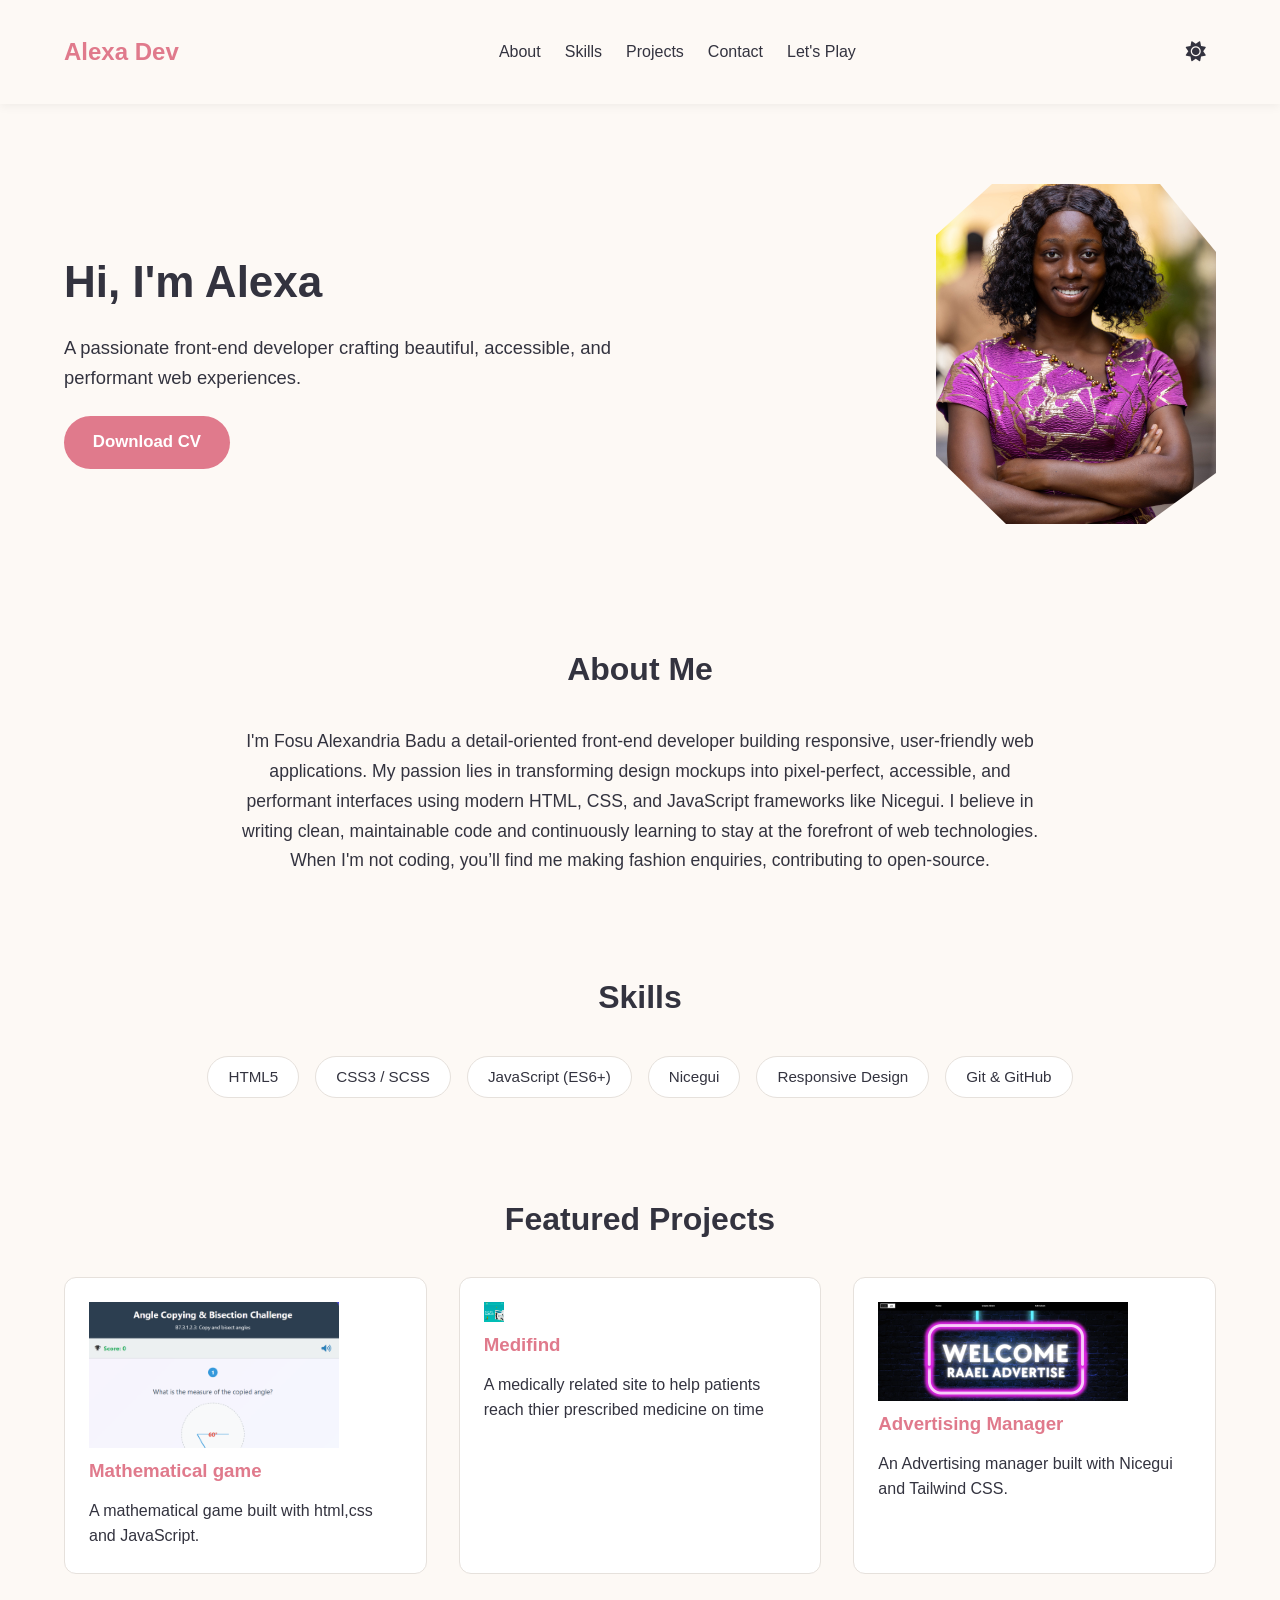
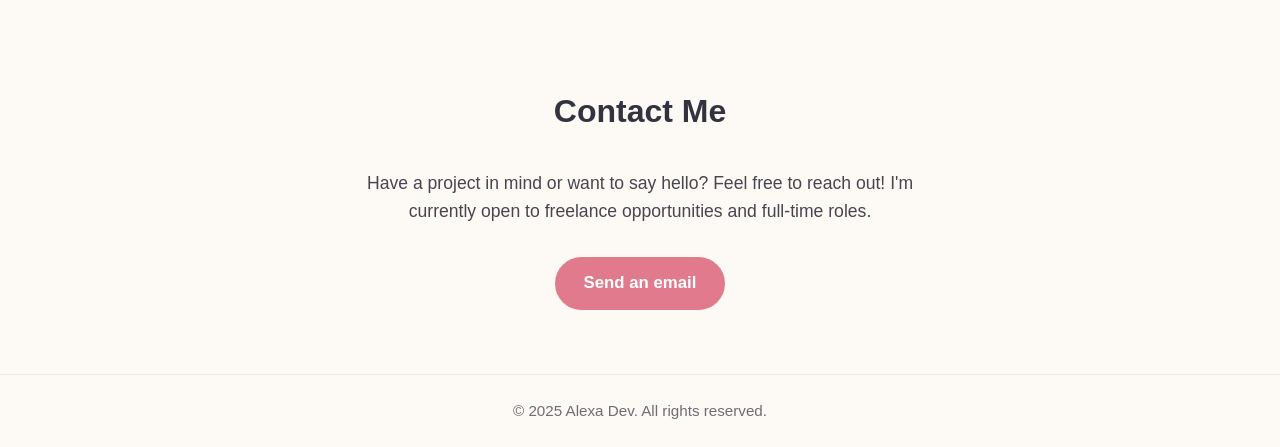
<file: index.html>
<!DOCTYPE html>
<html lang="en" class="light-theme">
<head>
  <meta charset="UTF-8" />
  <meta name="viewport" content="width=device-width, initial-scale=1.0"/>
  <title>Alexa | Front-End Developer</title>
  <link rel="stylesheet" href="style.css" />
  <link rel="stylesheet" href="https://cdnjs.cloudflare.com/ajax/libs/font-awesome/6.5.0/css/all.min.css" />
</head>
<body>
  <header>
    <div class="container">
      <nav>
        <div class="logo">Alexa Dev</div>
        <div class="nav-links">
          <a href="#about">About</a>
          <a href="#skills">Skills</a>
          <a href="#projects">Projects</a>
          <a href="#contact">Contact</a>
          <a href="lets-play.html">Let's Play</a>
        </div>
        <button class="theme-toggle" id="themeToggle" aria-label="Toggle theme">
          <i class="fas fa-sun"></i>
        </button>
      </nav>
    </div>
  </header>

  <main class="container">
    <!-- Hero + Profile Picture -->
    <section class="hero">
      <div class="hero-content">
        <h1 class="animate-title">Hi, I'm Alexa </h1>
        <p class="animate-subtitle">A passionate front-end developer crafting beautiful, accessible, and performant web experiences.</p>
        <a href="./images/Copy of Alexandria's CV (2).pdf" class="btn" download>Download CV</a>
      </div>
      <div class="profile-picture">
        <img src="images/003A0509.jpg" alt="Alexa, Front-End Developer">
      </div>
    </section>

    <!-- About Me -->
    <section id="about">
      <h2>About Me</h2>
      <p class="about-text">
        I'm  Fosu Alexandria Badu a detail-oriented front-end developer building responsive, user-friendly web applications. 
        My passion lies in transforming design mockups into pixel-perfect, accessible, and performant interfaces using modern 
        HTML, CSS, and JavaScript frameworks like Nicegui. I believe in writing clean, maintainable code and continuously learning 
        to stay at the forefront of web technologies. When I'm not coding, you’ll find me making fashion enquiries, contributing to open-source.
      </p>
    </section>

    <!-- Skills -->
    <section id="skills">
      <h2>Skills</h2>
      <div class="skills">
        <span class="skill-tag">HTML5</span>
        <span class="skill-tag">CSS3 / SCSS</span>
        <span class="skill-tag">JavaScript (ES6+)</span>
        <span class="skill-tag">Nicegui</span>
        <span class="skill-tag">Responsive Design</span>
        <span class="skill-tag">Git & GitHub</span>
      </div>
    </section>

    <!-- Projects -->
    <section id="projects">
      <h2>Featured Projects</h2>
      <div class="projects-grid">
        <div class="project-card">
          <img src="images/try2.png" alt="Game Project Preview">
          <div class="project-content">
            <h3>Mathematical game</h3>
            <p>A mathematical game built with html,css and JavaScript.</p>
          </div>
        </div>
        <div class="project-card">
          <img src="images/Screenshot 2026-01-21 180132.png" alt="Restaurant App Preview" style="height: 20px; width: 20px;">
          <div class="project-content">
            <h3>Medifind</h3>
            <p>A medically related site to help patients reach thier prescribed medicine on time</p>
          </div>
        </div>
        <div class="project-card">
          <img src="images/Raael.png" alt="Personal Portfolio Website">
          <div class="project-content">
            <h3>Advertising Manager</h3>
            <p>An Advertising manager built with Nicegui and Tailwind CSS.</p>
          </div>
        </div>
      </div>
    </section>

    <!-- Contact Me -->
    <section id="contact" class="contact-section">
      <h2>Contact Me</h2>
      <p class="contact-text">
        Have a project in mind or want to say hello? Feel free to reach out!  
        I'm currently open to freelance opportunities and full-time roles.
      </p>
      <a href="mailto:alexandria.fosu@gmail.com" class="btn contact-btn">Send an email</a>
    </section>
  </main>

  <footer>
    <p>© 2025 Alexa Dev. All rights reserved.</p>
  </footer>

  <script src="script.js"></script>
</body>
</html>
</file>
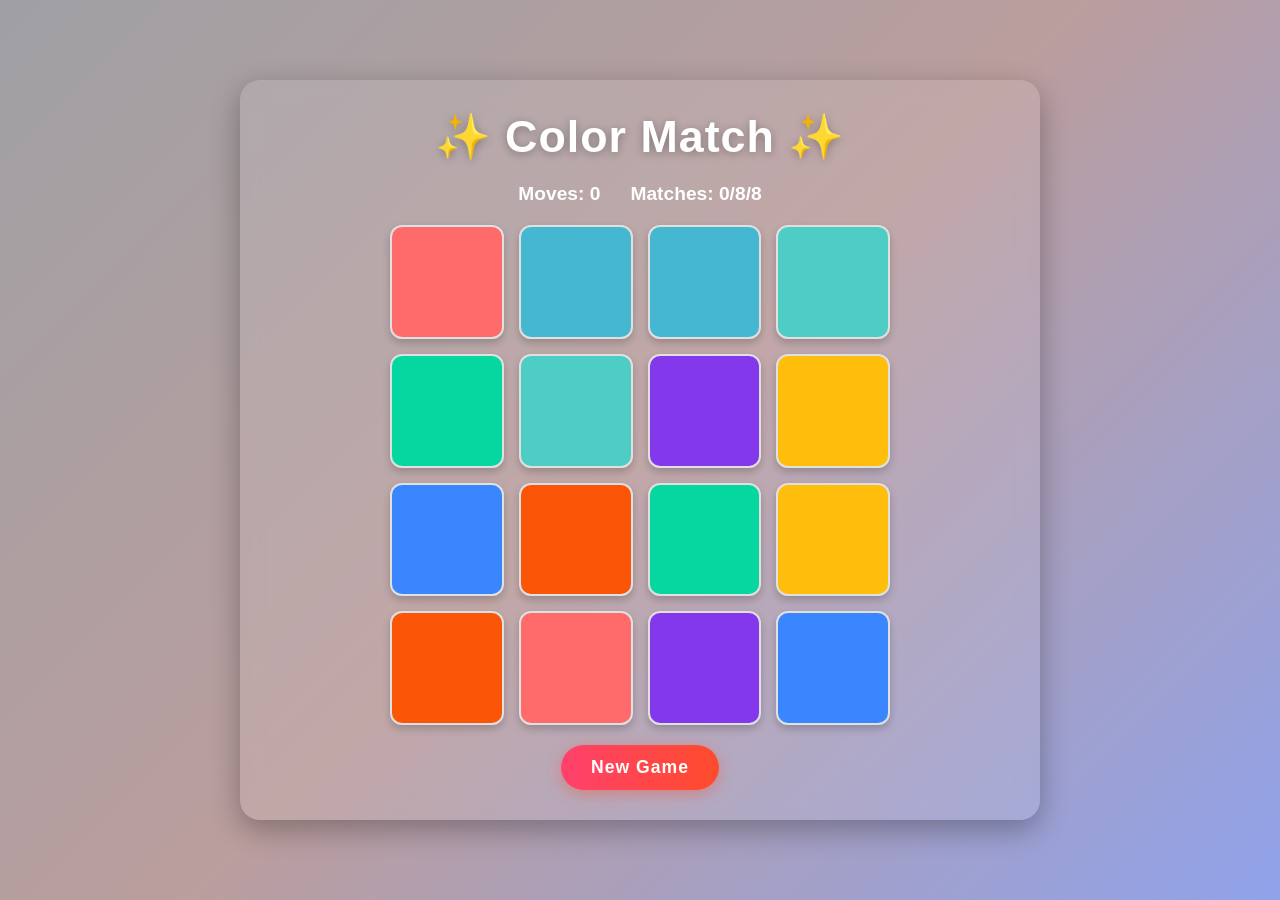
<file: lets-play.html>
<!DOCTYPE html>
<html lang="en">
<head>
    <meta charset="UTF-8">
    <meta name="viewport" content="width=device-width, initial-scale=1.0">
    <title>Alexa Match Puzzle</title>
    <style>
        * {
            margin: 0;
            padding: 0;
            box-sizing: border-box;
            font-family: 'Segoe UI', Tahoma, Geneva, Verdana, sans-serif;
        }

        body {
            background: linear-gradient(135deg, #9fa0a4, #bb9e9e, #90a2ea);
            min-height: 100vh;
            display: flex;
            justify-content: center;
            align-items: center;
            padding: 20px;
        }

        .game-container {
            background: rgba(255, 255, 255, 0.1);
            backdrop-filter: blur(10px);
            border-radius: 20px;
            padding: 30px;
            box-shadow: 0 10px 30px rgba(0, 0, 0, 0.3);
            text-align: center;
            max-width: 800px;
            width: 100%;
        }

        h1 {
            color: white;
            margin-bottom: 20px;
            font-size: 2.8rem;
            text-shadow: 0 2px 10px rgba(0,0,0,0.3);
            letter-spacing: 1px;
        }

        .stats {
            display: flex;
            justify-content: center;
            gap: 30px;
            margin: 20px 0;
            color: white;
            font-size: 1.2rem;
            font-weight: 600;
        }

        .board {
            display: grid;
            grid-template-columns: repeat(4, 1fr);
            gap: 15px;
            margin: 20px auto;
            max-width: 500px;
        }

        .tile {
            aspect-ratio: 1;
            border-radius: 12px;
            cursor: pointer;
            position: relative;
            transform-style: preserve-3d;
            transition: transform 0.5s ease, box-shadow 0.3s ease;
            box-shadow: 0 4px 8px rgba(0,0,0,0.2);
        }

        .tile:hover {
            transform: scale(1.03);
            box-shadow: 0 6px 12px rgba(0,0,0,0.3);
        }

        .tile.flipped {
            transform: rotateY(180deg);
        }

        .tile-face {
            position: absolute;
            width: 100%;
            height: 100%;
            backface-visibility: hidden;
            display: flex;
            justify-content: center;
            align-items: center;
            border-radius: 12px;
        }

        .tile-front {
            background: linear-gradient(135deg, #6a11cb, #2575fc);
            color: white;
            font-size: 2rem;
            transform: rotateY(180deg);
        }

        .tile-back {
            background: white;
            border: 2px solid #e0e0e0;
        }

        .controls {
            margin-top: 20px;
        }

        button {
            background: linear-gradient(to right, #ff416c, #ff4b2b);
            color: white;
            border: none;
            padding: 12px 30px;
            font-size: 1.1rem;
            border-radius: 50px;
            cursor: pointer;
            transition: all 0.3s ease;
            font-weight: 600;
            letter-spacing: 1px;
            box-shadow: 0 4px 15px rgba(255, 75, 43, 0.4);
        }

        button:hover {
            transform: translateY(-3px);
            box-shadow: 0 6px 20px rgba(255, 75, 43, 0.6);
        }

        button:active {
            transform: translateY(1px);
        }

        .win-message {
            position: fixed;
            top: 0;
            left: 0;
            width: 100%;
            height: 100%;
            background: rgba(0, 0, 0, 0.8);
            display: flex;
            justify-content: center;
            align-items: center;
            flex-direction: column;
            color: white;
            font-size: 3rem;
            z-index: 10;
            opacity: 0;
            pointer-events: none;
            transition: opacity 0.5s ease;
        }

        .win-message.show {
            opacity: 1;
            pointer-events: all;
        }

        .win-message h2 {
            margin-bottom: 20px;
            text-shadow: 0 0 20px #ff416c;
            animation: pulse 1.5s infinite;
        }

        @keyframes pulse {
            0% { transform: scale(1); }
            50% { transform: scale(1.05); }
            100% { transform: scale(1); }
        }

        @media (max-width: 600px) {
            .board {
                grid-template-columns: repeat(3, 1fr);
                max-width: 350px;
            }
            h1 {
                font-size: 2.2rem;
            }
        }
    </style>
</head>
<body>
    <div class="game-container">
        <h1>✨ Color Match ✨</h1>
        <div class="stats">
            <div>Moves: <span id="moves">0</span></div>
            <div>Matches: <span id="matches">0</span>/8</div>
        </div>
        <div class="board" id="board"></div>
        <div class="controls">
            <button id="reset">New Game</button>
        </div>
    </div>

    <div class="win-message" id="winMessage">
        <h2>Congratulations! 🎉</h2>
        <p>You matched all colors in <span id="finalMoves">0</span> moves!</p>
        <button id="playAgain">Play Again</button>
    </div>

    <script>
        // Sound effects
        const flipSound = new Audio("[data-uri]");
        const matchSound = new Audio("images/brass-fanfare-reverberated-146263.mp3");
        const winSound = new Audio("[data-uri]");

        // Game state
        let moves = 0;
        let matches = 0;
        let flippedTiles = [];
        let lockBoard = false;
        const colors = [
            '#FF6B6B', '#4ECDC4', '#45B7D1', '#FFBE0B',
            '#FB5607', '#8338EC', '#3A86FF', '#06D6A0'
        ];

        // DOM Elements
        const board = document.getElementById('board');
        const movesDisplay = document.getElementById('moves');
        const matchesDisplay = document.getElementById('matches');
        const resetBtn = document.getElementById('reset');
        const winMessage = document.getElementById('winMessage');
        const finalMoves = document.getElementById('finalMoves');
        const playAgainBtn = document.getElementById('playAgain');

        // Initialize game
        function initGame() {
            moves = 0;
            matches = 0;
            flippedTiles = [];
            lockBoard = false;
            updateStats();
            board.innerHTML = '';
            winMessage.classList.remove('show');
            
            // Create card pairs
            const cardPairs = [...colors, ...colors];
            shuffle(cardPairs);
            
            // Create tiles
            cardPairs.forEach(color => {
                const tile = document.createElement('div');
                tile.className = 'tile';
                tile.dataset.color = color;
                
                tile.innerHTML = `
                    <div class="tile-face tile-front">?</div>
                    <div class="tile-face tile-back" style="background-color: ${color}"></div>
                `;
                
                tile.addEventListener('click', flipTile);
                board.appendChild(tile);
            });
        }

        // Flip tile function
        function flipTile() {
            if (lockBoard) return;
            if (this === flippedTiles[0]) return;
            if (this.classList.contains('flipped')) return;
            
            this.classList.add('flipped');
            flipSound.play();
            
            if (flippedTiles.length === 0) {
                flippedTiles.push(this);
                return;
            }
            
            flippedTiles.push(this);
            moves++;
            updateStats();
            
            // Check for match
            const color1 = flippedTiles[0].dataset.color;
            const color2 = flippedTiles[1].dataset.color;
            
            if (color1 === color2) {
                // Match found
                matchSound.play();
                matches++;
                flippedTiles = [];
                updateStats();
                
                if (matches === colors.length) {
                    setTimeout(() => {
                        winSound.play();
                        finalMoves.textContent = moves;
                        winMessage.classList.add('show');
                    }, 500);
                }
            } else {
                // No match
                lockBoard = true;
                setTimeout(() => {
                    flippedTiles.forEach(tile => tile.classList.remove('flipped'));
                    flippedTiles = [];
                    lockBoard = false;
                }, 1000);
            }
        }

        // Update stats display
        function updateStats() {
            movesDisplay.textContent = moves;
            matchesDisplay.textContent = `${matches}/${colors.length}`;
        }

        // Fisher-Yates shuffle
        function shuffle(array) {
            for (let i = array.length - 1; i > 0; i--) {
                const j = Math.floor(Math.random() * (i + 1));
                [array[i], array[j]] = [array[j], array[i]];
            }
        }

        // Event listeners
        resetBtn.addEventListener('click', initGame);
        playAgainBtn.addEventListener('click', initGame);

        // Start game
        initGame();
    </script>
</body>
</html>
</file>
<file: style.css>
/* ====== CSS VARIABLES (UNCHANGED) ====== */
:root {
  --bg: #fdf9f5;
  --text: #33333f;
  --accent: #e07a8c;
  --secondary: #a29bfe;
  --card-bg: #ffffff;
  --border: #e6e1dc;
  --shadow: rgba(0, 0, 0, 0.06);
}

.dark-theme {
  --bg: #1a1a25;
  --text: #f0e6e0;
  --accent: #f4a2ac;
  --secondary: #b3a7ff;
  --card-bg: #252535;
  --border: #3a3a4a;
  --shadow: rgba(0, 0, 0, 0.3);
}

*,
*::before,
*::after {
  box-sizing: border-box;
  margin: 0;
  padding: 0;
}

body {
  font-family: 'Inter', -apple-system, BlinkMacSystemFont, sans-serif;
  background-color: var(--bg);
  color: var(--text);
  line-height: 1.6;
  transition: background-color 0.3s ease, color 0.3s ease;
}

.container {
  width: 90%;
  max-width: 1200px;
  margin: 0 auto;
  padding: 1rem 0;
}

/* ====== HEADER & NAV ====== */
header {
  position: sticky;
  top: 0;
  z-index: 100;
  background: var(--bg);
  box-shadow: 0 2px 10px var(--shadow);
}

nav {
  display: flex;
  justify-content: space-between;
  align-items: center;
  padding: 1rem 0;
}

.logo {
  font-size: 1.5rem;
  font-weight: 700;
  color: var(--accent);
}

.nav-links {
  display: flex;
  gap: 1.5rem;
}

.nav-links a {
  color: var(--text);
  text-decoration: none;
  font-weight: 500;
  transition: color 0.2s;
}

.nav-links a:hover {
  color: var(--accent);
}

.theme-toggle {
  background: none;
  border: none;
  font-size: 1.25rem;
  color: var(--text);
  cursor: pointer;
  width: 40px;
  height: 40px;
  border-radius: 50%;
  display: flex;
  align-items: center;
  justify-content: center;
  transition: background 0.3s;
}

.theme-toggle:hover {
  background: var(--border);
}

/* ====== HERO WITH LARGE PROFILE PICTURE & CLIP-PATH ====== */
.hero {
  display: flex;
  flex-wrap: wrap;
  align-items: center;
  justify-content: space-between;
  gap: 3rem;
  padding: 4rem 0;
  text-align: left;
}

.hero-content h1 {
  font-size: 2.75rem;
  margin-bottom: 1rem;
}

.hero-content p {
  font-size: 1.15rem;
  max-width: 600px;
  margin-bottom: 1.5rem;
}

.profile-picture {
  flex-shrink: 0;
  position: relative;
}

.profile-picture img {
  width: 280px;
  height: 340px;
  object-fit: cover;
  /* Modern asymmetric clip-path */
  clip-path: polygon(20% 0%, 80% 0%, 100% 20%, 100% 85%, 75% 100%, 25% 100%, 0% 80%, 0% 15%);
  box-shadow: 0 12px 30px var(--shadow);
  transition: transform 0.3s ease;
}

.profile-picture img:hover {
  transform: scale(1.02);
}

/* ====== ABOUT ME ====== */
#about {
  padding: 3rem 0;
}

.about-text {
  max-width: 800px;
  margin: 0 auto;
  text-align: center;
  font-size: 1.1rem;
  line-height: 1.7;
}

/* ====== SKILLS & PROJECTS (unchanged layout) ====== */
section:not(.hero):not(#about):not(.contact-section) {
  padding: 3rem 0;
}

h2 {
  font-size: 2rem;
  margin-bottom: 2rem;
  text-align: center;
}

.skills {
  display: flex;
  flex-wrap: wrap;
  justify-content: center;
  gap: 1rem;
}

.skill-tag {
  background: var(--card-bg);
  padding: 0.5rem 1.25rem;
  border-radius: 30px;
  border: 1px solid var(--border);
  font-size: 0.95rem;
}

.projects-grid {
  display: grid;
  grid-template-columns: repeat(auto-fill, minmax(280px, 1fr));
  gap: 2rem;
}

.project-card {
  background: var(--card-bg);
  border: 1px solid var(--border);
  border-radius: 12px;
  padding: 1.5rem;
  transition: transform 0.3s, box-shadow 0.3s;
}

.project-card:hover {
  transform: translateY(-5px);
  box-shadow: 0 6px 20px var(--shadow);
}

.project-card h3 {
  margin-bottom: 0.75rem;
  color: var(--accent);
}

/* ====== CONTACT ME SECTION ====== */
.contact-section {
  text-align: center;
  padding: 4rem 0 3rem;
}

.contact-text {
  max-width: 600px;
  margin: 0 auto 2rem;
  font-size: 1.1rem;
  opacity: 0.9;
}

.contact-btn {
  background: var(--secondary);
  color: white;
}

.contact-btn:hover {
  background: var(--accent);
}

/* ====== FOOTER ====== */
footer {
  text-align: center;
  padding: 1.5rem 0;
  border-top: 1px solid var(--border);
  color: var(--text);
  opacity: 0.7;
  font-size: 0.95rem;
}

/* ====== BUTTONS ====== */
.btn {
  display: inline-block;
  background: var(--accent);
  color: white;
  padding: 0.8rem 1.8rem;
  text-decoration: none;
  border-radius: 30px;
  font-weight: 600;
  transition: background 0.3s, transform 0.2s;
  font-size: 1.05rem;
}

.btn:hover {
  background: var(--secondary);
  transform: translateY(-2px);
}

/* ====== RESPONSIVE ====== */
@media (max-width: 768px) {
  .hero {
    flex-direction: column;
    text-align: center;
    gap: 2.5rem;
  }

  .hero-content h1 {
    font-size: 2.25rem;
  }

  .profile-picture img {
    width: 240px;
    height: 290px;
    clip-path: polygon(15% 0%, 85% 0%, 100% 25%, 100% 80%, 70% 100%, 30% 100%, 0% 75%, 0% 20%);
  }

  .nav-links {
    gap: 1em;
    font-size: 0.9rem;
  }
}
</file>
